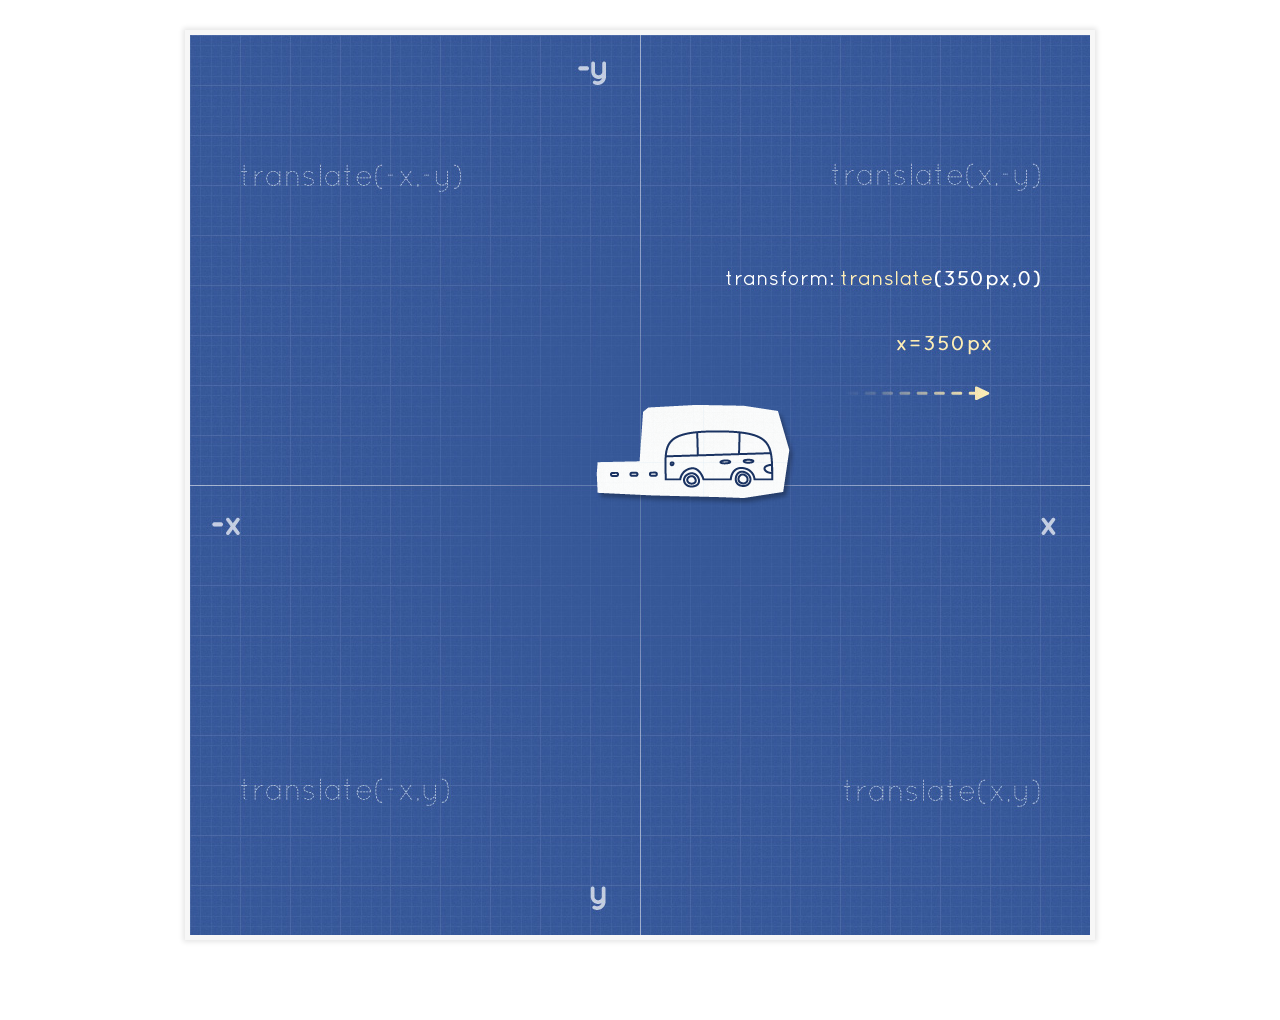
<file: index.html>
<!doctype html>
<html>
	<head>
	<title>CSS3 Basic Animation - Right Movement</title>
	<link type="text/css" rel="stylesheet" href="css/style.css" />
	<link href='http://fonts.googleapis.com/css?family=Gochi+Hand' rel='stylesheet' type='text/css'>
	</head>
	<body>
		<div id="axis" class="one">
			<img class="object van move-right" src="images/van-to-right.png"/>
		</div>
	</body>
</html>
</file>
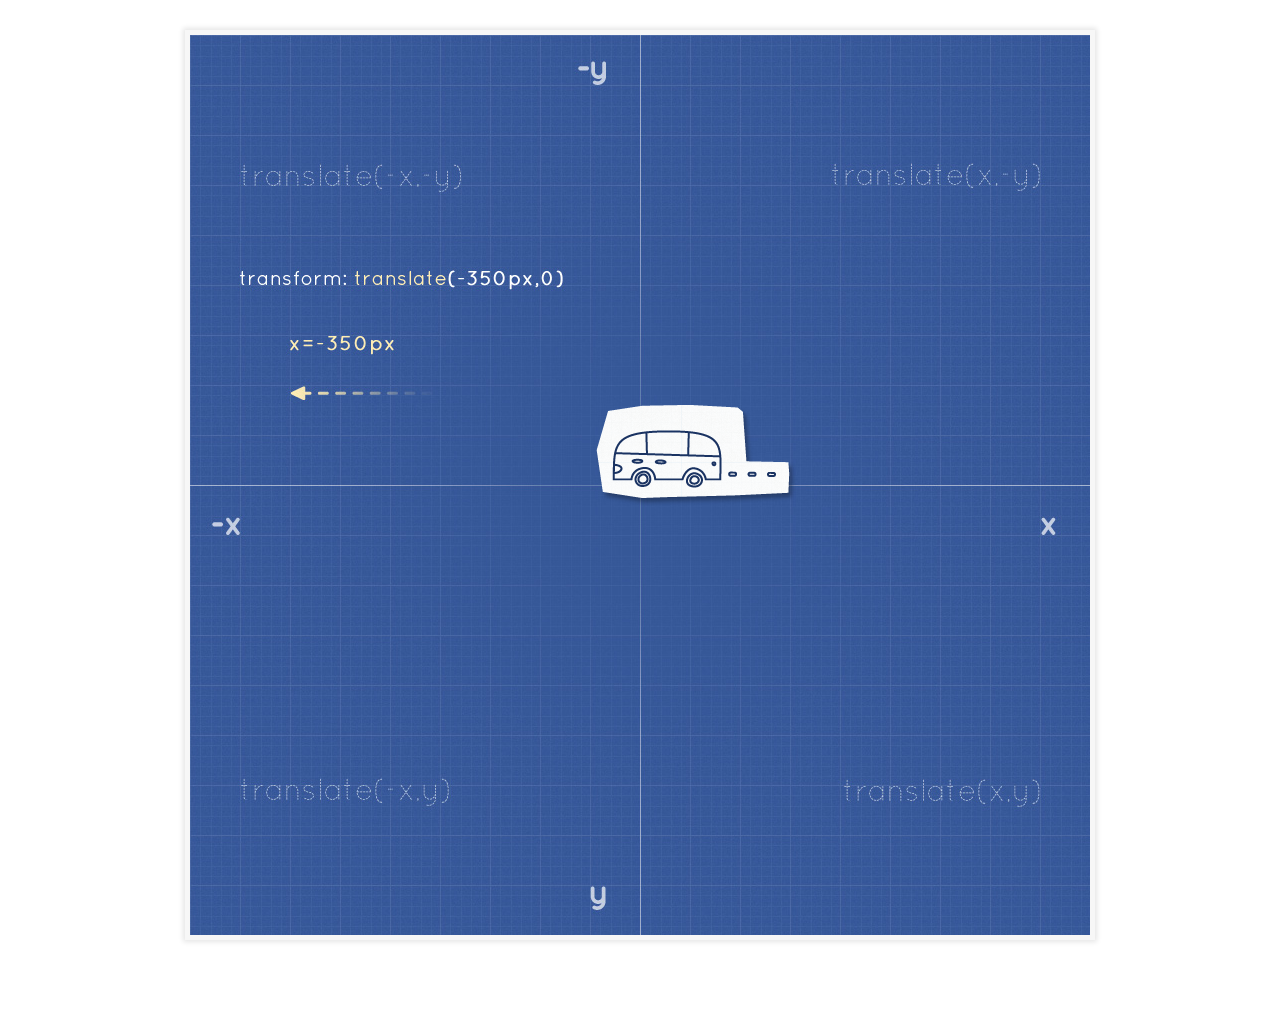
<file: index2.html>
<!doctype html>
<html>
	<head>
	<title>CSS3 Basic Animation - Left Movement</title>
	<link type="text/css" rel="stylesheet" href="css/style.css" />
	<link href='http://fonts.googleapis.com/css?family=Gochi+Hand' rel='stylesheet' type='text/css'>
	</head>
	<body>
		<div id="axis" class="two">
			<img class="object van move-left" src="images/van-to-left.png"/>
		</div>
	</body>
</html>
</file>
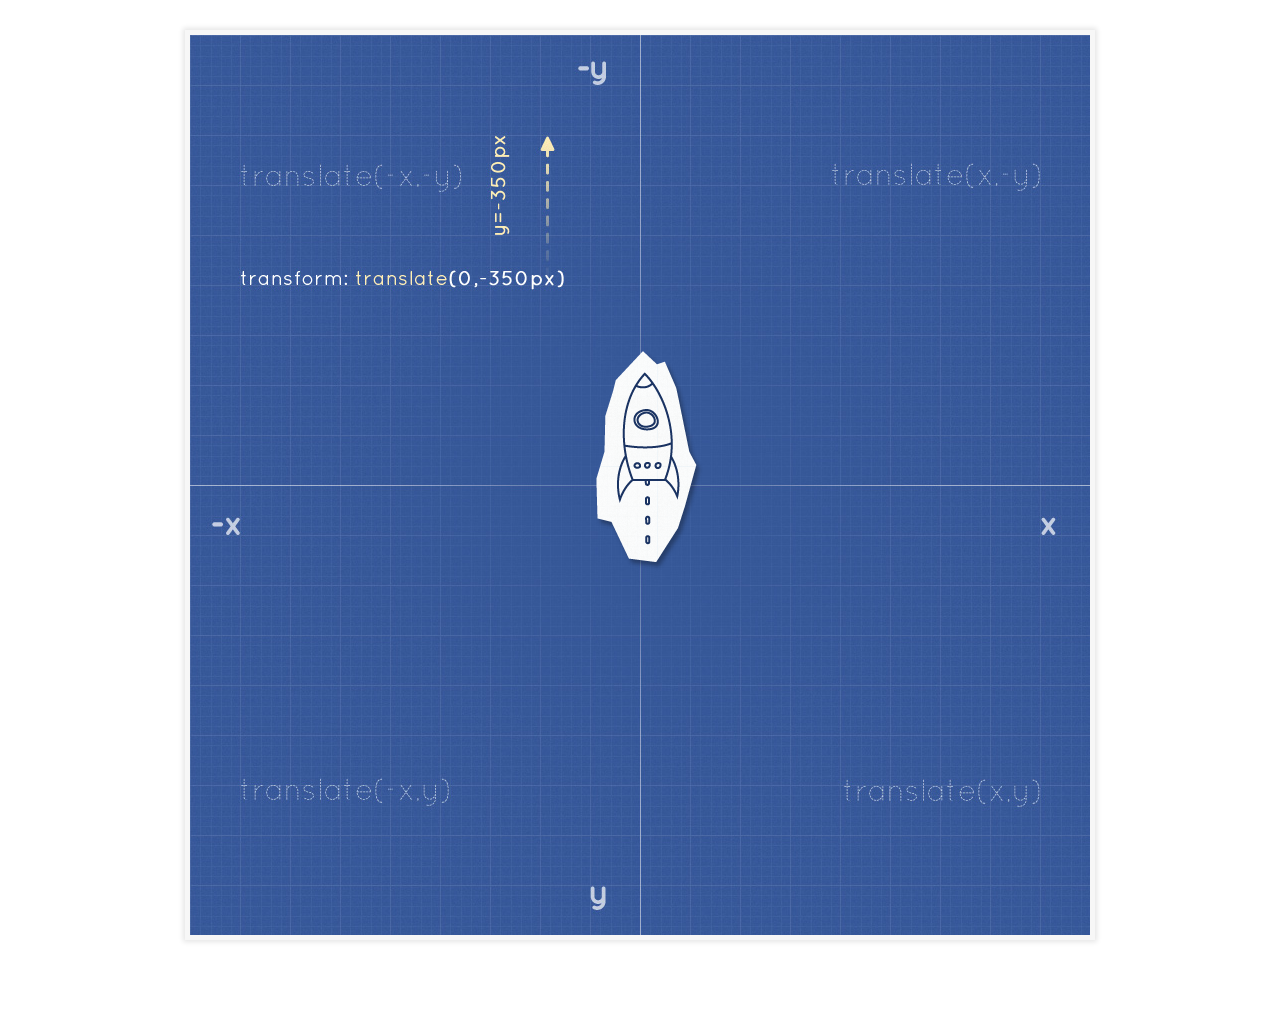
<file: index3.html>
<!doctype html>
<html>
	<head>
	<title>CSS3 Basic Animation - Up Movement</title>
	<link type="text/css" rel="stylesheet" href="css/style.css" />
	<link href='http://fonts.googleapis.com/css?family=Gochi+Hand' rel='stylesheet' type='text/css'>
	</head>
	<body>
		<div id="axis" class="three">
			<img class="object rocket move-up" src="images/rocket.png"/>
		</div>
	</body>
</html>
</file>
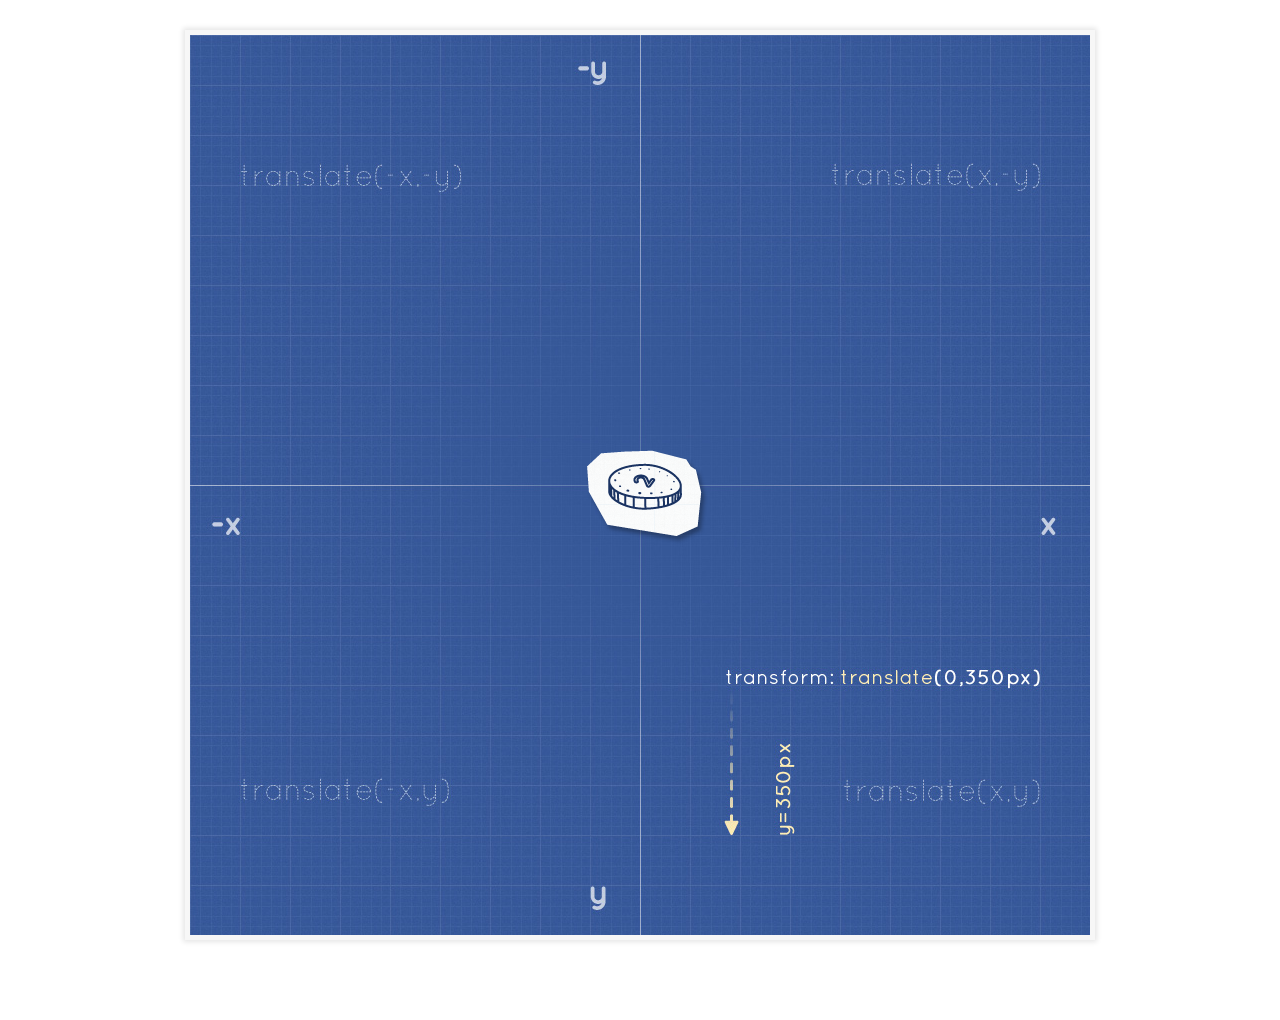
<file: index4.html>
<!doctype html>
<html>
	<head>
	<title>CSS3 Basic Animation - Down Movement</title>
	<link type="text/css" rel="stylesheet" href="css/style.css" />
	<link href='http://fonts.googleapis.com/css?family=Gochi+Hand' rel='stylesheet' type='text/css'>
	</head>
	<body>
		<div id="axis" class="four">
			<img class="object coin move-down" src="images/coin.png"/>
		</div>
	</body>
</html>
</file>
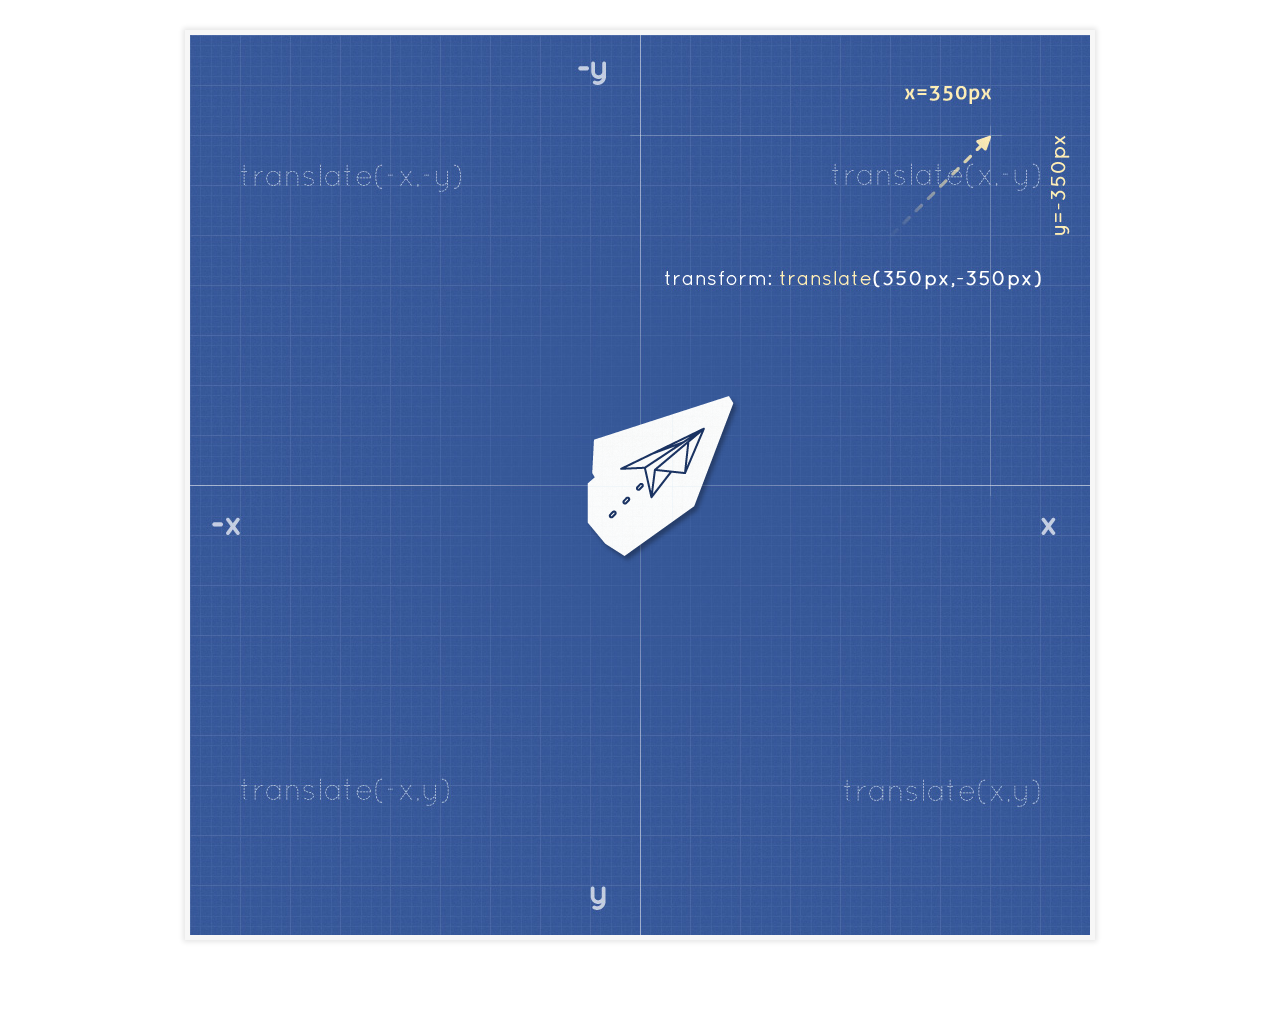
<file: index5.html>
<!doctype html>
<html>
	<head>
	<title>CSS3 Basic Animation - Diagonal Movement</title>
	<link type="text/css" rel="stylesheet" href="css/style.css" />
	<link href='http://fonts.googleapis.com/css?family=Gochi+Hand' rel='stylesheet' type='text/css'>
	</head>
	<body>
		<div id="axis" class="five">
			<img class="object plane move-ne" src="images/paper-plane.png"/>
		</div>
	</body>
</html>
</file>
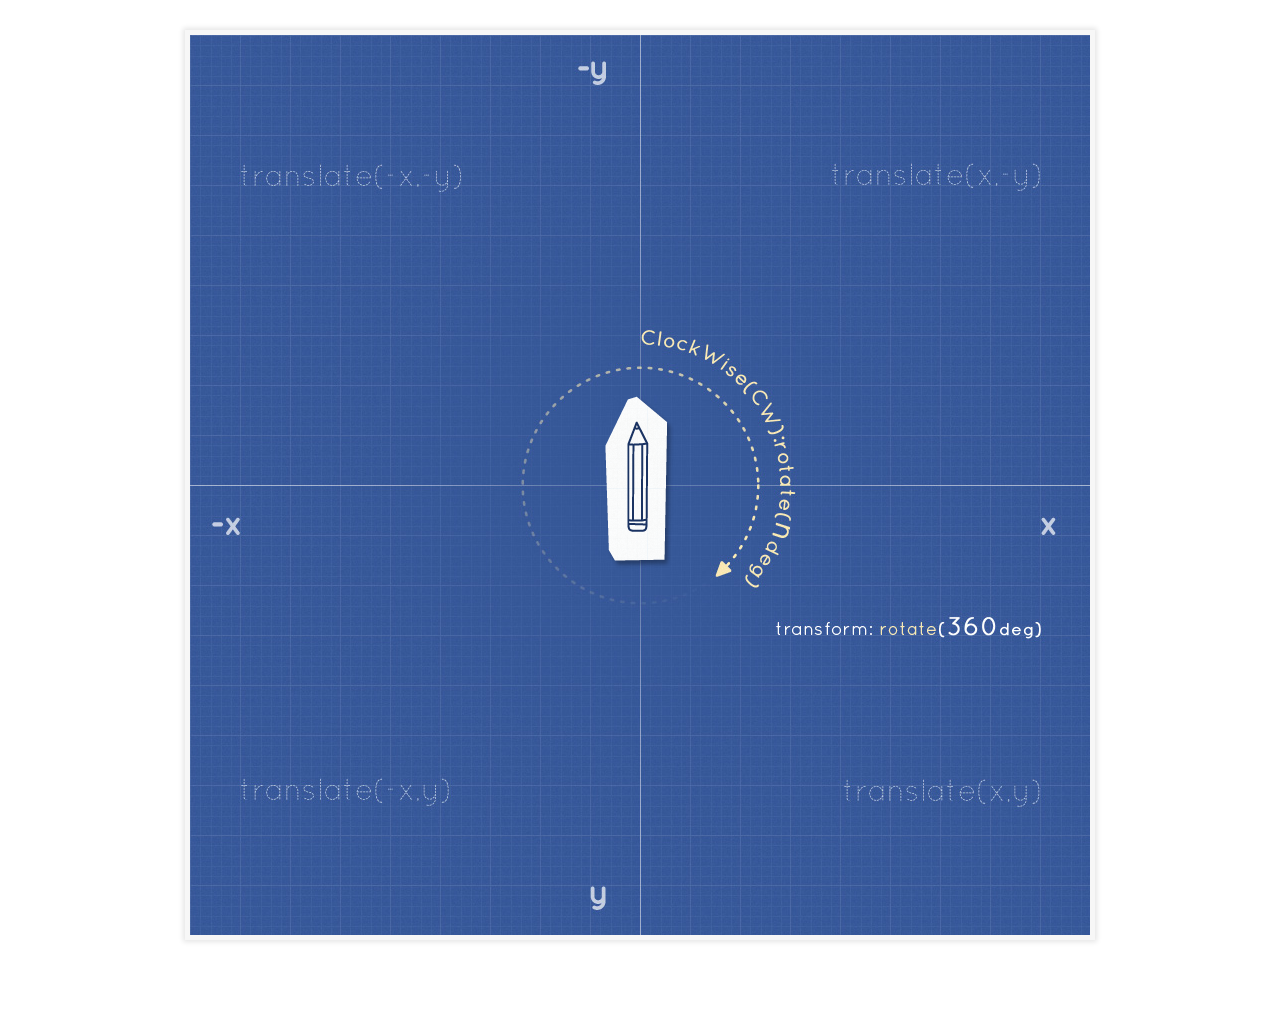
<file: index6.html>
<!doctype html>
<html>
	<head>
	<title>CSS3 Basic Animation - Rotation (CW)</title>
	<link type="text/css" rel="stylesheet" href="css/style.css" />
	<link href='http://fonts.googleapis.com/css?family=Gochi+Hand' rel='stylesheet' type='text/css'>
	</head>
	<body>
		<div id="axis" class="six">
			<img class="object pencil rotate360cw" src="images/pencil.png"/>
		</div>
	</body>
</html>
</file>
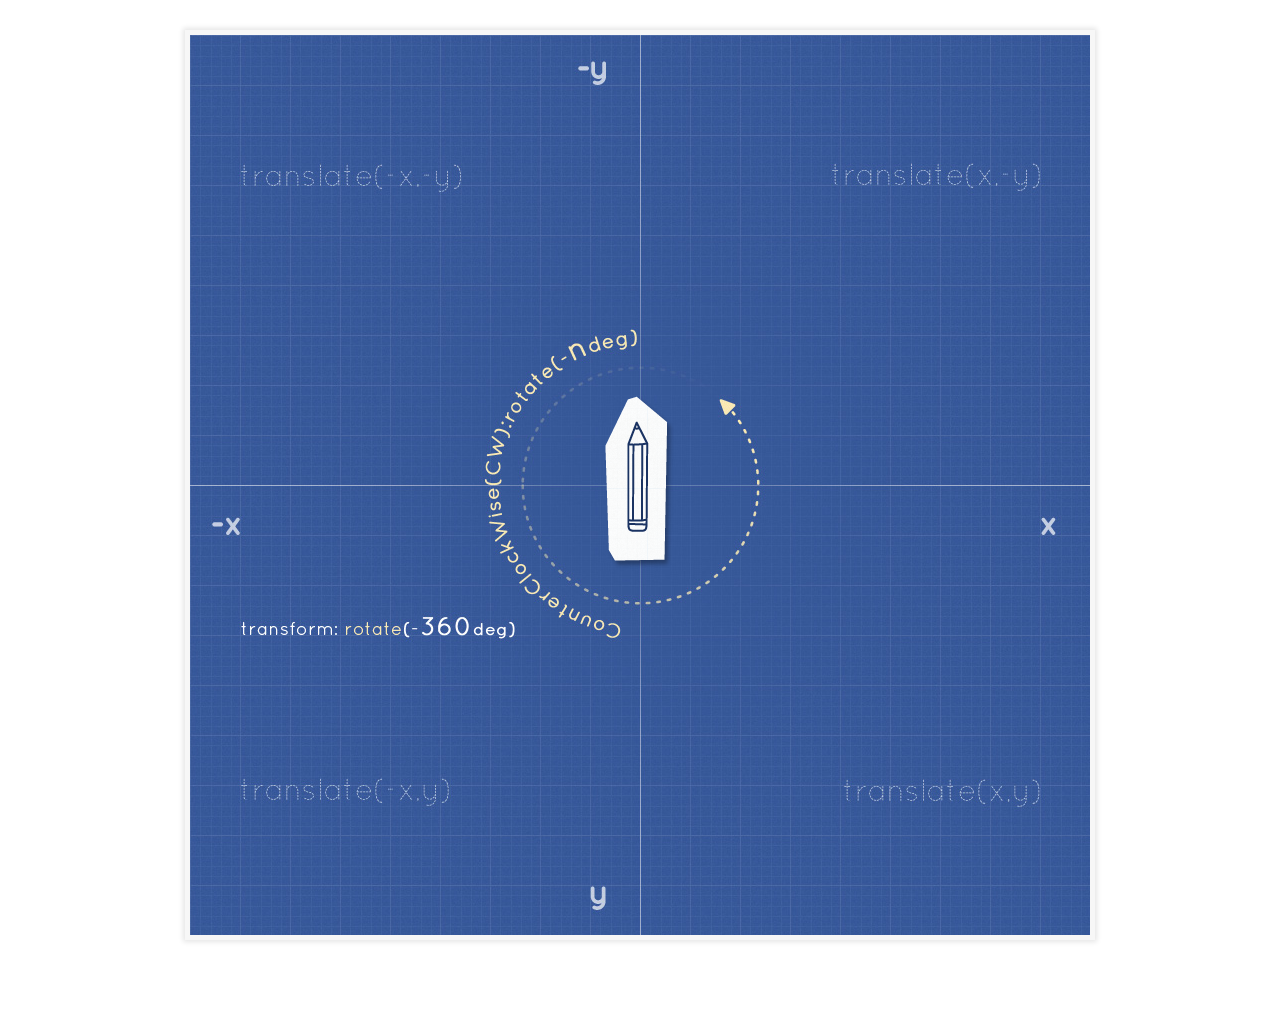
<file: index7.html>
<!doctype html>
<html>
	<head>
	<title>CSS3 Basic Animation - Rotation (CCW)</title>
	<link type="text/css" rel="stylesheet" href="css/style.css" />
	<link href='http://fonts.googleapis.com/css?family=Gochi+Hand' rel='stylesheet' type='text/css'>
	</head>
	<body>
		<div id="axis" class="seven">
			<img class="object pencil rotate360ccw" src="images/pencil.png"/>
		</div>
	</body>
</html>
</file>
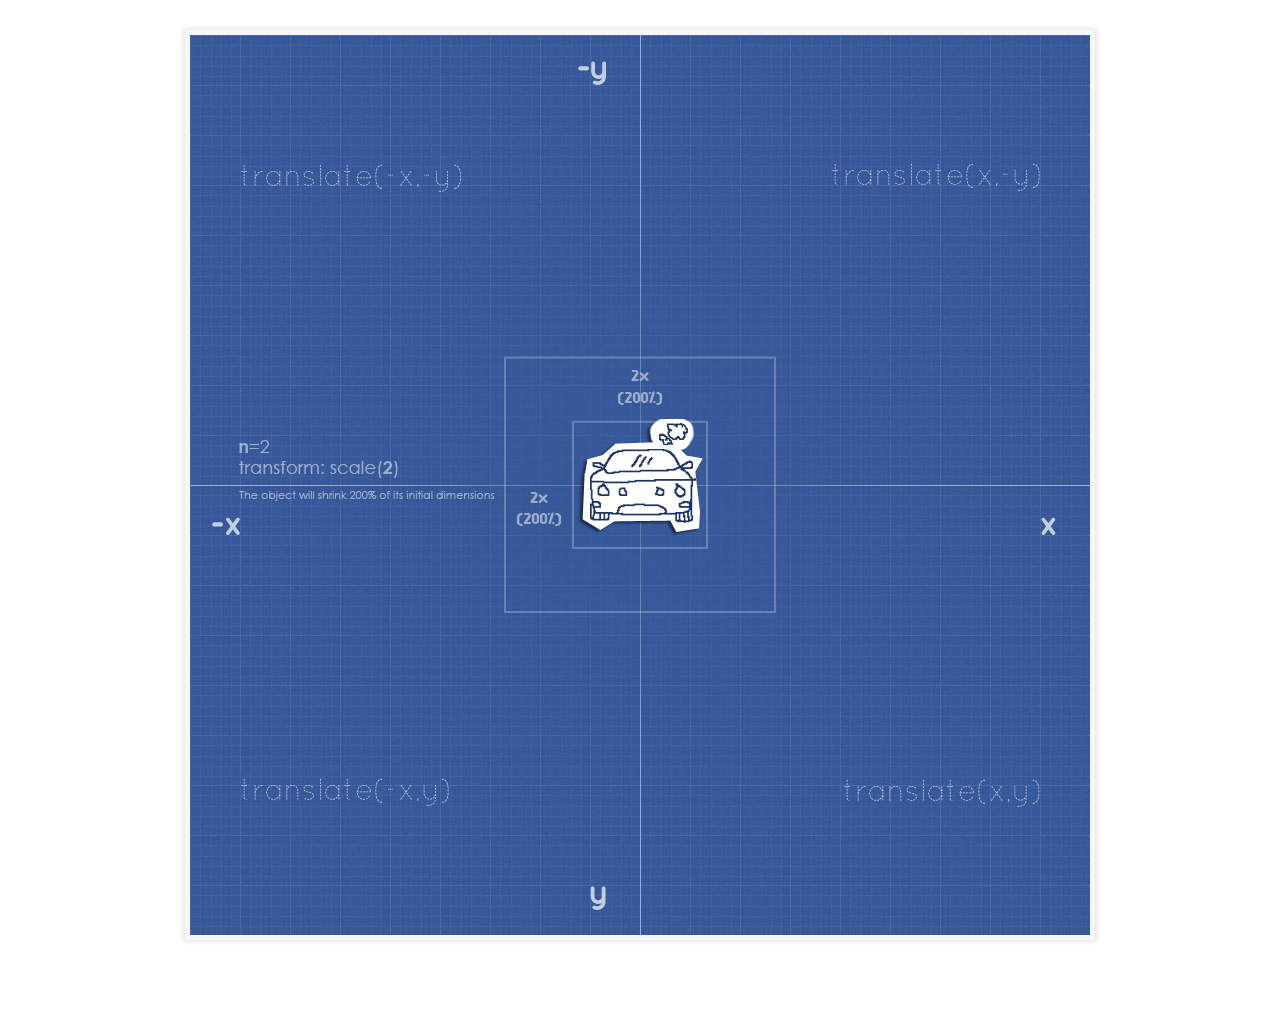
<file: index8.html>
<!doctype html>
<html>
	<head>
	<title>CSS3 Basic Animation - Scale</title>
	<link type="text/css" rel="stylesheet" href="css/style.css" />
	<link href='http://fonts.googleapis.com/css?family=Gochi+Hand' rel='stylesheet' type='text/css'>
	</head>
	<body>
		<div id="axis" class="eight">
			<img class="object car scale" src="images/car.png"/>
		</div>
	</body>
</html>
</file>
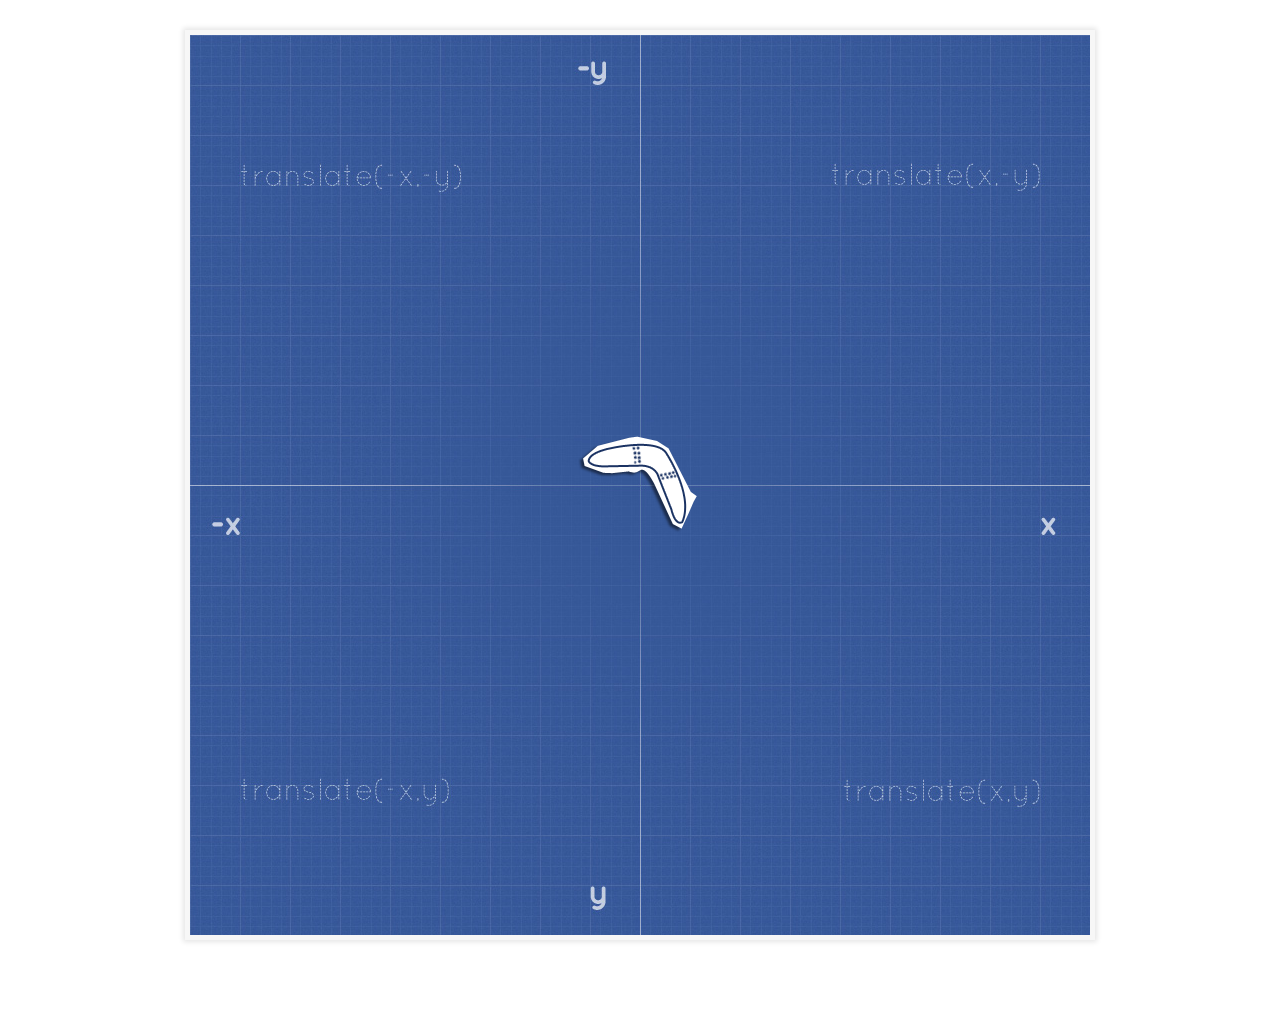
<file: index9.html>
<!doctype html>
<html>
	<head>
	<title>Miltiple Movements</title>
	<link type="text/css" rel="stylesheet" href="css/style.css" />
	<link href='http://fonts.googleapis.com/css?family=Gochi+Hand' rel='stylesheet' type='text/css'>
	</head>
	<body>
		<div id="axis" class="default">
			<img class="object boomerang multiple" src="images/boomerang.png"/>
		</div>
	</body>
</html>
</file>
<file: css/style.css>
/* http://meyerweb.com/eric/tools/css/reset/ 
   v2.0 | 20110126
   License: none (public domain)
*/
html, body, div, span, applet, object, iframe,
h1, h2, h3, h4, h5, h6, p, blockquote, pre,
a, abbr, acronym, address, big, cite, code,
del, dfn, em, img, ins, kbd, q, s, samp,
small, strike, strong, sub, sup, tt, var,
b, u, i, center,
dl, dt, dd, ol, ul, li,
fieldset, form, label, legend,
table, caption, tbody, tfoot, thead, tr, th, td,
article, aside, canvas, details, embed, 
figure, figcaption, footer, header, hgroup, 
menu, nav, output, ruby, section, summary,
time, mark, audio, video {
	margin: 0;
	padding: 0;
	border: 0;
	font-size: 100%;
	font: inherit;
	vertical-align: baseline;
}
/* HTML5 display-role reset for older browsers */
article, aside, details, figcaption, figure, 
footer, header, hgroup, menu, nav, section {
	display: block;
}
body {
	line-height: 1;
}
ol, ul {
	list-style: none;
}
blockquote, q {
	quotes: none;
}
blockquote:before, blockquote:after,
q:before, q:after {
	content: '';
	content: none;
}
table {
	border-collapse: collapse;
	border-spacing: 0;
}
body {
}
h1 {
	margin: 30px 0 20px;
	font-size: 25pt;
	font-family: 'Gochi Hand', cursive;
	text-align: center;
}
/** AXIS **/
#axis{
	border: 5px #f7f7f7 solid;
	font: 10pt normal Arial, sans-serif;
	height: 900px;
	margin: 30px auto 80px auto;
	position: relative;
	text-align: center;
	width: 900px;
	-webkit-box-shadow: 0px 0px 5px 2px rgba(0, 0, 0, 0.1);
	-moz-box-shadow: 0px 0px 5px 2px rgba(0, 0, 0, 0.1);
	box-shadow: 0px 0px 5px 2px rgba(0, 0, 0, 0.1);
}
#axis.default {
	background: url('../images/axis.jpg') no-repeat 0 0;
}
#axis.one{
	background: url('../images/axis-1.jpg') no-repeat 0 0;
}
#axis.two{
	background: url('../images/axis-2.jpg') no-repeat 0 0;
}
#axis.three{
	background: url('../images/axis-3.jpg') no-repeat 0 0;
}
#axis.four{
	background: url('../images/axis-4.jpg') no-repeat 0 0;
}
#axis.five{
	background: url('../images/axis-5.jpg') no-repeat 0 0;
}
#axis.six{
	background: url('../images/axis-6-cw.jpg') no-repeat 0 0;
}
#axis.seven{
	background: url('../images/axis-7-ccw.jpg') no-repeat 0 0;
}
#axis.eight{
	background: url('../images/axis-8-scale.jpg') no-repeat 0 0;
}
.object {
	position: absolute;
/** This css rule will make the object 
move smoothly and animated **/
	-webkit-transition: all 2s ease-in-out;
    -moz-transition: all 2s ease-in-out;
    -o-transition: all 2s ease-in-out;
	/* Currently IE doesn't support for transition property http://www.w3schools.com/cssref/css3_pr_transition.asp */
	/**
		linear: The animation has the same speed from start to end.
		ease: Default. The animation has a slow start, then fast, before it ends slowly.
		ease-in: The animation has a slow start.
		ease-out: The animation has a slow end.
		ease-in-out: The animation has both a slow start and a slow end.
		Credit Source: http://www.w3schools.com/cssref/css3_pr_animation-timing-function.asp
	**/
}
/** Adjust objects position
to the center of Axis **/
.van {
	top: 40%;
	left: 44%;
}
.rocket {
	top: 34%;
	left: 44%;
}
.coin {
	top: 45%;
	left: 43%;
}
.plane {
	top: 39%;
	left: 43%;
}
.pencil{
	top: 39%;
	left: 45%;
}
.car {
	top: 42%;
	left: 43%;
}
.boomerang {
	top: 42%;
	left: 43%;
}
/* HORIZONTALLY MOVEMENT */
/* PREFIX 
-webkit- is for Chrome & Safari;
-o- is for Opera;
-moz- is for Mozilla Firefox
*/
/** Moving object to the right **/
#axis:hover .move-right{
	transform: translate(350px,0);
	-webkit-transform: translate(350px,0);
	-o-transform: translate(350px,0); 
	-moz-transform: translate(350px,0);
}
/** Moving object to the left **/
#axis:hover .move-left{
	transform: translate(-350px,0);
	-webkit-transform: translate(-350px,0);
	-o-transform: translate(-350px,0); 
	-moz-transform: translate(-350px,0);
}
/** VERTICALLY MOVEMENT **/
/** Moving object upwards**/
#axis:hover .move-up{
	transform: translate(0,-350px);
	-webkit-transform: translate(0,-350px);
	-o-transform: translate(0,-350px); 
	-moz-transform: translate(0,-350px);
}
/** Moving object downwards **/
#axis:hover .move-down{
	transform: translate(0,350px);
	-webkit-transform: translate(0,350px);
	-o-transform: translate(0,350px); 
	-moz-transform: translate(0,350px);
}
/** DIAGONALLY MOVEMENT **/
/** Move object diagonally (Northeast) **/
#axis:hover .move-ne{
	transform: translate(350px,-350px);
	-webkit-transform: translate(350px,-350px);
	-o-transform: translate(350px,-350px); 
	-moz-transform: translate(350px,-350px);
	
}
/** ROTATION **/
/** Rotate Object 360 clockwise**/
#axis:hover .rotate360cw{
	transform: rotate(360deg);
	-webkit-transform: rotate(360deg);
	-o-transform: rotate(360deg); 
	-moz-transform: rotate(360deg);
}
/** Rotate Object 360 counter clockwise **/
#axis:hover .rotate360ccw{
	transform: rotate(-360deg);
	-webkit-transform: rotate(-360deg);
	-o-transform: rotate(-360deg); 
	-moz-transform: rotate(-360deg);
}
/** Scale **/
#axis:hover .scale{
	transform: scale(2);
	-webkit-transform: scale(2);
	-o-transform: scale(2); 
	-moz-transform: scale(2);
}
/** Multiple **/
#axis:hover .multiple {
	transform: translate(350px, -350px) rotate(360deg);
	-webkit-transform: translate(350px, -350px) rotate(360deg);
	-o-transform: translate(350px, -350px) rotate(360deg);
	-moz-transform: translate(350px, -350px) rotate(360deg);
}
</file>
